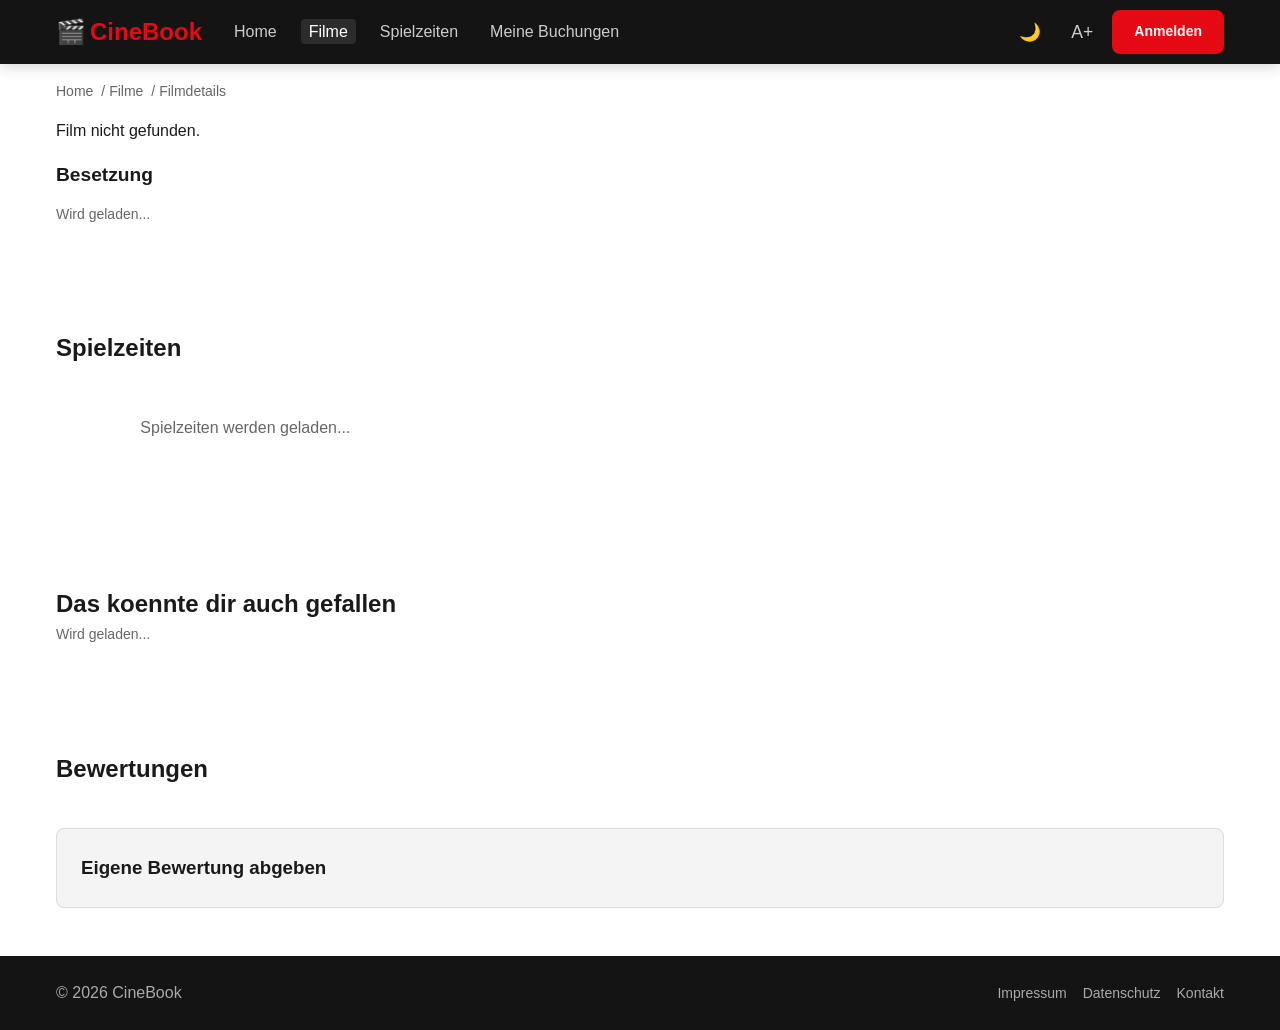
<file: movie-details.html>
<!DOCTYPE html>
<html lang="de">
<head>
  <meta charset="UTF-8" />
  <meta name="viewport" content="width=device-width, initial-scale=1.0"/>
  <title>Filmdetails – CineBook</title>
  <link rel="stylesheet" href="css/style.css"/>
  <link rel="stylesheet" href="css/movies.css"/>
  <link rel="stylesheet" href="css/accessibility.css"/>
  <link rel="stylesheet" href="css/responsive.css"/>
</head>
<body>
  <a href="#main-content" class="skip-link">Zum Hauptinhalt springen</a>
  <header class="site-header" role="banner">
    <div class="container header-inner">
      <a href="index.html" class="logo" aria-label="CineBook Startseite">🎬 <span>CineBook</span></a>
      <button class="hamburger" id="hamburgerBtn" aria-label="Menue oeffnen" aria-expanded="false" aria-controls="mainNav">
        <span></span><span></span><span></span>
      </button>
      <nav class="main-nav" id="mainNav" role="navigation" aria-label="Hauptnavigation">
        <ul>
          <li><a href="index.html">Home</a></li>
          <li><a href="movies.html" class="active">Filme</a></li>
          <li><a href="showtimes.html">Spielzeiten</a></li>
          <li><a href="my-bookings.html">Meine Buchungen</a></li>
        </ul>
      </nav>
      <div class="header-actions">
        <button id="themeToggle" class="btn-icon" aria-label="Design umschalten">🌙</button>
        <button id="fontIncrease" class="btn-icon" aria-label="Schrift vergroessern">A+</button>
        <div id="userMenu" class="user-menu">
          <button id="loginBtn" class="btn btn-primary" aria-haspopup="dialog" aria-controls="loginModal">Anmelden</button>
          <div id="loggedInUser" class="logged-in-user hidden">
            <span id="userGreeting"></span>
            <button id="logoutBtn" class="btn btn-secondary">Abmelden</button>
          </div>
        </div>
      </div>
    </div>
  </header>

  <div id="loginModal" class="modal hidden" role="dialog" aria-modal="true" aria-labelledby="loginTitle">
    <div class="modal-overlay" id="modalOverlay"></div>
    <div class="modal-content">
      <button class="modal-close" id="closeModal" aria-label="Schliessen">&times;</button>
      <h2 id="loginTitle">Anmelden</h2>
      <form id="loginForm" novalidate>
        <div class="form-group">
          <label for="loginUsername">Benutzername</label>
          <input type="text" id="loginUsername" name="username" required autocomplete="username"/>
        </div>
        <div class="form-group">
          <label for="loginPassword">Passwort</label>
          <input type="password" id="loginPassword" name="password" required autocomplete="current-password"/>
        </div>
        <div id="loginError" class="error-msg hidden" role="alert"></div>
        <button type="submit" class="btn btn-primary btn-block">Anmelden</button>
      </form>
      <p class="modal-hint">Demo: <strong>user1 / user123</strong></p>
    </div>
  </div>

  <main id="main-content">
    <div class="container">
      <nav class="breadcrumb" aria-label="Breadcrumb">
        <ol>
          <li><a href="index.html">Home</a></li>
          <li><a href="movies.html">Filme</a></li>
          <li id="breadcrumbMovie" aria-current="page">Filmdetails</li>
        </ol>
      </nav>

      <!-- Film-Hauptbereich -->
      <div id="movieDetail">
        <p class="loading">Film wird geladen...</p>
      </div>

      <!-- TMDB Bewertung -->
      <div id="tmdbRating" style="display:none;margin:8px 0 16px;" aria-label="TMDB Bewertung"></div>

      <!-- TMDB Budget/Einnahmen -->
      <div id="tmdbExtra" style="display:grid;grid-template-columns:repeat(auto-fill,minmax(160px,1fr));gap:12px;margin-bottom:16px;"></div>

      <!-- Cast mit Fotos (TMDB) -->
      <section class="section" aria-labelledby="castHeading" style="padding-top:0;">
        <h2 id="castHeading" style="font-size:1.2rem;margin-bottom:12px;">Besetzung</h2>
        <div id="tmdbCast" style="display:flex;gap:12px;overflow-x:auto;padding-bottom:8px;">
          <p style="color:var(--color-text-muted);font-size:0.875rem;">Wird geladen...</p>
        </div>
      </section>

      <!-- Spielzeiten -->
      <section id="movieShowtimes" class="section" aria-labelledby="showtimesHeading">
        <h2 id="showtimesHeading">Spielzeiten</h2>
        <div id="movieShowtimesList" class="showtimes-grid">
          <p class="loading">Spielzeiten werden geladen...</p>
        </div>
      </section>

      <!-- Aehnliche Filme (TMDB) -->
      <section class="section" aria-labelledby="similarHeading">
        <h2 id="similarHeading">Das koennte dir auch gefallen</h2>
        <div id="tmdbSimilar" style="display:flex;gap:12px;overflow-x:auto;padding-bottom:8px;">
          <p style="color:var(--color-text-muted);font-size:0.875rem;">Wird geladen...</p>
        </div>
      </section>

      <!-- Bewertungen -->
      <section id="ratingsSection" class="section" aria-labelledby="ratingsHeading">
        <h2 id="ratingsHeading">Bewertungen</h2>
        <div id="ratingsSummary" style="display:flex;align-items:center;gap:16px;margin-bottom:16px;"></div>
        <div id="ratingsList" style="display:flex;flex-direction:column;gap:12px;margin-bottom:24px;"></div>

        <div id="addRatingSection" style="background:var(--color-bg-alt);border-radius:var(--radius-md);padding:var(--spacing-lg);border:1px solid var(--color-border);">
          <h3>Eigene Bewertung abgeben</h3>
          <p id="ratingLoginHint" class="hidden" style="color:var(--color-text-muted);margin-top:8px;">
            <a href="#" id="ratingLoginLink">Anmelden</a> um eine Bewertung abzugeben.
          </p>
          <form id="ratingForm" class="hidden" novalidate style="margin-top:12px;">
            <div style="margin-bottom:12px;">
              <label style="font-weight:600;display:block;margin-bottom:4px;">Sterne:</label>
              <div id="starSelector" style="display:flex;gap:8px;font-size:2rem;cursor:pointer;" role="radiogroup" aria-label="Bewertung">
                <span data-star="1" aria-label="1 Stern" tabindex="0">☆</span>
                <span data-star="2" aria-label="2 Sterne" tabindex="0">☆</span>
                <span data-star="3" aria-label="3 Sterne" tabindex="0">☆</span>
                <span data-star="4" aria-label="4 Sterne" tabindex="0">☆</span>
                <span data-star="5" aria-label="5 Sterne" tabindex="0">☆</span>
              </div>
              <input type="hidden" id="selectedStars" value="0"/>
            </div>
            <div class="form-group">
              <label for="ratingText">Kommentar (optional)</label>
              <textarea id="ratingText" rows="3" placeholder="Ihre Meinung zu diesem Film..."></textarea>
            </div>
            <button type="submit" class="btn btn-primary">Bewertung abgeben</button>
          </form>
        </div>
      </section>
    </div>
  </main>

  <div id="trailerModal" class="modal hidden" role="dialog" aria-modal="true" aria-labelledby="trailerTitle">
    <div class="modal-overlay" id="trailerOverlay"></div>
    <div class="modal-content modal-video">
      <button class="modal-close" id="closeTrailer" aria-label="Trailer schliessen">&times;</button>
      <h2 id="trailerTitle" class="sr-only">Trailer</h2>
      <div class="video-container">
        <iframe id="trailerFrame" src="" frameborder="0" allowfullscreen title="Film Trailer"></iframe>
      </div>
    </div>
  </div>

  <footer class="site-footer" role="contentinfo">
    <div class="container footer-inner">
      <p>&copy; 2026 CineBook</p>
      <nav aria-label="Footer Navigation">
        <a href="#">Impressum</a>
        <a href="#">Datenschutz</a>
        <a href="#">Kontakt</a>
      </nav>
    </div>
  </footer>

  <div class="nav-overlay" id="navOverlay" aria-hidden="true"></div>
  <script src="js/data.js"></script>
  <script src="js/app.js"></script>
  <script src="js/movies.js"></script>
  <script src="js/tmdb.js"></script>
  <script src="js/accessibility.js"></script>
</body>
</html>
</file>
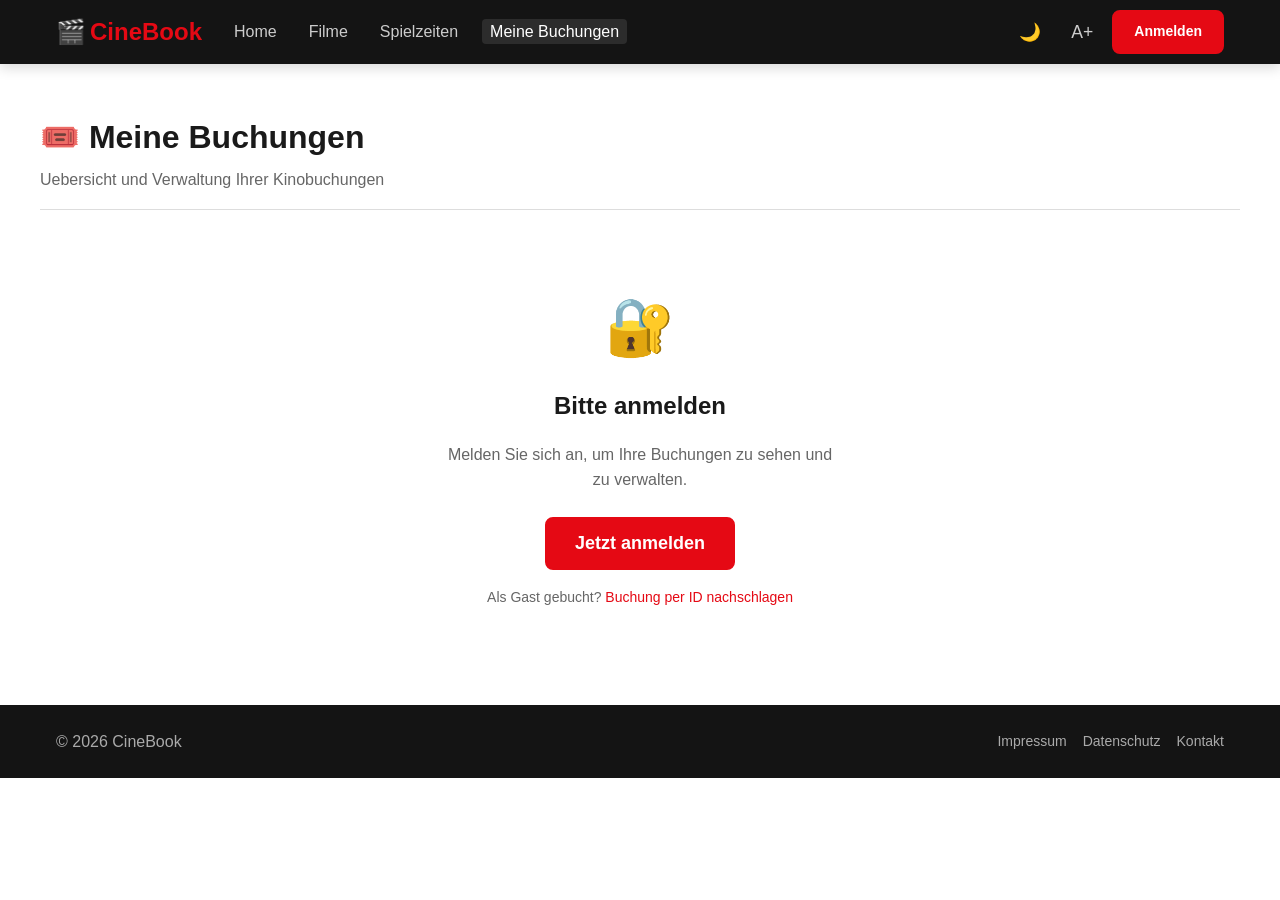
<file: my-bookings.html>
<!DOCTYPE html>
<html lang="de">
<head>
  <meta charset="UTF-8" />
  <meta name="viewport" content="width=device-width, initial-scale=1.0"/>
  <title>Meine Buchungen - CineBook</title>
  <link rel="stylesheet" href="css/style.css"/>
  <link rel="stylesheet" href="css/accessibility.css"/>
  <link rel="stylesheet" href="css/responsive.css"/>
  <style>
    .bookings-page{padding:var(--spacing-lg) 0 var(--spacing-xl)}
    .bookings-grid{display:grid;grid-template-columns:repeat(auto-fill,minmax(340px,1fr));gap:var(--spacing-lg)}
    .booking-card{background:var(--color-bg-card);border:1px solid var(--color-border);border-radius:var(--radius-md);box-shadow:var(--shadow-sm);overflow:hidden;display:flex;flex-direction:column;transition:box-shadow var(--transition)}
    .booking-card:hover{box-shadow:var(--shadow-md)}
    .booking-card.is-cancelled{opacity:.65}
    .booking-card-header{background:var(--color-primary);color:#fff;padding:10px var(--spacing-md);display:flex;justify-content:space-between;align-items:center;gap:var(--spacing-sm)}
    .booking-card-header.cancelled{background:#777}
    .booking-card-id{font-size:var(--font-size-sm);font-weight:700;letter-spacing:1px}
    .booking-card-status{font-size:.7rem;font-weight:700;padding:2px 8px;border-radius:20px;background:rgba(255,255,255,.25);white-space:nowrap}
    .booking-card-body{padding:var(--spacing-md);flex:1}
    .booking-card-title{font-size:var(--font-size-lg);font-weight:700;margin-bottom:var(--spacing-sm)}
    .booking-card-meta{display:flex;flex-direction:column;gap:5px;font-size:var(--font-size-sm);color:var(--color-text-muted);margin-bottom:var(--spacing-sm)}
    .booking-card-seats{display:flex;flex-wrap:wrap;gap:4px;margin-bottom:var(--spacing-sm)}
    .seat-chip{background:var(--color-bg-alt);border:1px solid var(--color-border);border-radius:4px;padding:2px 8px;font-size:.75rem;font-weight:600}
    .booking-card-footer{padding:var(--spacing-sm) var(--spacing-md) var(--spacing-md);display:flex;justify-content:space-between;align-items:center;border-top:1px solid var(--color-border);gap:var(--spacing-sm);flex-wrap:wrap}
    .booking-price{font-size:var(--font-size-lg);font-weight:700;color:var(--color-primary)}
    .stats-bar{display:grid;grid-template-columns:repeat(auto-fill,minmax(140px,1fr));gap:var(--spacing-md);margin-bottom:var(--spacing-lg)}
    .stat-card{background:var(--color-bg-card);border:1px solid var(--color-border);border-radius:var(--radius-md);padding:var(--spacing-md);text-align:center}
    .stat-value{font-size:var(--font-size-xl);font-weight:700;color:var(--color-primary)}
    .stat-label{font-size:var(--font-size-sm);color:var(--color-text-muted);margin-top:4px}
    .cancel-warn{background:rgba(220,53,69,.08);border:1px solid rgba(220,53,69,.3);border-radius:var(--radius-sm);padding:var(--spacing-md);margin:var(--spacing-md) 0;font-size:var(--font-size-sm);color:var(--color-danger)}
    .empty-state{text-align:center;padding:var(--spacing-xl) var(--spacing-md);color:var(--color-text-muted);grid-column:1/-1}
    .empty-icon{font-size:4rem;margin-bottom:var(--spacing-md)}
    .filter-row{display:flex;gap:var(--spacing-md);flex-wrap:wrap;align-items:flex-end;margin-bottom:var(--spacing-lg);background:var(--color-bg-alt);border-radius:var(--radius-md);padding:var(--spacing-md);border:1px solid var(--color-border)}
    @media(max-width:600px){.bookings-grid{grid-template-columns:1fr}}
  </style>
</head>
<body>
  <a href="#main-content" class="skip-link">Zum Hauptinhalt springen</a>
  <header class="site-header" role="banner">
    <div class="container header-inner">
      <a href="index.html" class="logo">🎬 <span>CineBook</span></a>
      <button class="hamburger" id="hamburgerBtn" aria-label="Menue oeffnen" aria-expanded="false" aria-controls="mainNav">
        <span></span><span></span><span></span>
      </button>
      <nav class="main-nav" id="mainNav" role="navigation" aria-label="Hauptnavigation">
        <ul>
          <li><a href="index.html">Home</a></li>
          <li><a href="movies.html">Filme</a></li>
          <li><a href="showtimes.html">Spielzeiten</a></li>
          <li><a href="my-bookings.html" class="active">Meine Buchungen</a></li>
        </ul>
      </nav>
      <div class="header-actions">
        <button id="themeToggle" class="btn-icon" aria-label="Design umschalten">🌙</button>
        <button id="fontIncrease" class="btn-icon" aria-label="Schrift vergroessern">A+</button>
        <div id="userMenu" class="user-menu">
          <button id="loginBtn" class="btn btn-primary">Anmelden</button>
          <div id="loggedInUser" class="logged-in-user hidden">
            <span id="userGreeting"></span>
            <button id="logoutBtn" class="btn btn-secondary">Abmelden</button>
          </div>
        </div>
      </div>
    </div>
  </header>

  <div id="loginModal" class="modal hidden" role="dialog" aria-modal="true" aria-labelledby="loginTitle">
    <div class="modal-overlay" id="modalOverlay"></div>
    <div class="modal-content">
      <button class="modal-close" id="closeModal" aria-label="Schliessen">&times;</button>
      <h2 id="loginTitle">Anmelden</h2>
      <form id="loginForm" novalidate>
        <div class="form-group">
          <label for="loginUsername">Benutzername</label>
          <input type="text" id="loginUsername" name="username" required autocomplete="username"/>
        </div>
        <div class="form-group">
          <label for="loginPassword">Passwort</label>
          <input type="password" id="loginPassword" name="password" required autocomplete="current-password"/>
        </div>
        <div id="loginError" class="error-msg hidden" role="alert"></div>
        <button type="submit" class="btn btn-primary btn-block">Anmelden</button>
      </form>
      <p class="modal-hint">Demo: <strong>user1 / user123</strong></p>
    </div>
  </div>

  <div id="cancelModal" class="modal hidden" role="dialog" aria-modal="true" aria-labelledby="cancelTitle">
    <div class="modal-overlay" id="cancelModalOverlay"></div>
    <div class="modal-content" style="max-width:440px">
      <button class="modal-close" id="closeCancelModal" aria-label="Schliessen">&times;</button>
      <h2 id="cancelTitle">Buchung stornieren</h2>
      <p>Moechten Sie diese Buchung wirklich stornieren?</p>
      <div id="cancelBookingInfo" class="cancel-warn"></div>
      <div class="cancel-warn">Diese Aktion kann nicht rueckgaengig gemacht werden.</div>
      <div class="modal-actions">
        <button id="cancelNo" class="btn btn-outline">Abbrechen</button>
        <button id="cancelYes" class="btn btn-danger">Jetzt stornieren</button>
      </div>
    </div>
  </div>

  <main id="main-content">
    <div class="container bookings-page">
      <div class="page-header">
        <h1>🎟️ Meine Buchungen</h1>
        <p>Uebersicht und Verwaltung Ihrer Kinobuchungen</p>
      </div>

      <div id="loginPrompt" class="hidden" style="text-align:center;padding:48px 16px;max-width:420px;margin:0 auto">
        <div style="font-size:3.5rem;margin-bottom:16px">🔐</div>
        <h2>Bitte anmelden</h2>
        <p style="color:var(--color-text-muted);margin:16px 0 24px">Melden Sie sich an, um Ihre Buchungen zu sehen und zu verwalten.</p>
        <button class="btn btn-primary btn-lg" id="loginPromptBtn">Jetzt anmelden</button>
        <p style="margin-top:16px;font-size:.875rem;color:var(--color-text-muted)">
          Als Gast gebucht? <a href="#" id="guestToggle">Buchung per ID nachschlagen</a>
        </p>
        <div id="guestSearchBox" class="hidden" style="margin-top:24px;background:var(--color-bg-alt);border-radius:8px;padding:24px;border:1px solid var(--color-border);text-align:left">
          <h3 style="margin-bottom:16px">Buchung nachschlagen</h3>
          <div style="display:flex;gap:8px">
            <input type="text" id="guestBookingId" placeholder="Buchungs-ID (z.B. BK-ABC123)" style="flex:1;text-transform:uppercase"/>
            <button id="guestLookupBtn" class="btn btn-primary">Suchen</button>
          </div>
          <div id="guestLookupResult" class="hidden" style="margin-top:16px"></div>
        </div>
      </div>

      <div id="bookingsArea" class="hidden">
        <div id="bookingStats" class="stats-bar"></div>
        <div class="filter-row">
          <div class="filter-group">
            <label for="statusFilter">Status</label>
            <select id="statusFilter">
              <option value="">Alle</option>
              <option value="confirmed">Bestaetigt</option>
              <option value="cancelled">Storniert</option>
            </select>
          </div>
          <div class="filter-group">
            <label for="sortFilter">Sortierung</label>
            <select id="sortFilter">
              <option value="newest">Neueste zuerst</option>
              <option value="oldest">Aelteste zuerst</option>
            </select>
          </div>
          <div style="margin-left:auto;align-self:center">
            <span id="bookingsCount" style="font-size:.875rem;color:var(--color-text-muted)"></span>
          </div>
        </div>
        <div id="bookingsGrid" class="bookings-grid" role="list"></div>
      </div>
    </div>
  </main>

  <footer class="site-footer" role="contentinfo">
    <div class="container footer-inner">
      <p>&copy; 2026 CineBook</p>
      <nav aria-label="Footer Navigation">
        <a href="#">Impressum</a>
        <a href="#">Datenschutz</a>
        <a href="#">Kontakt</a>
      </nav>
    </div>
  </footer>

  <div class="nav-overlay" id="navOverlay" aria-hidden="true"></div>
  <script src="js/data.js"></script>
  <script src="js/app.js"></script>
  <script src="js/movies.js"></script>
  <script src="js/my-bookings.js"></script>
  <script src="js/accessibility.js"></script>
</body>
</html>
</file>
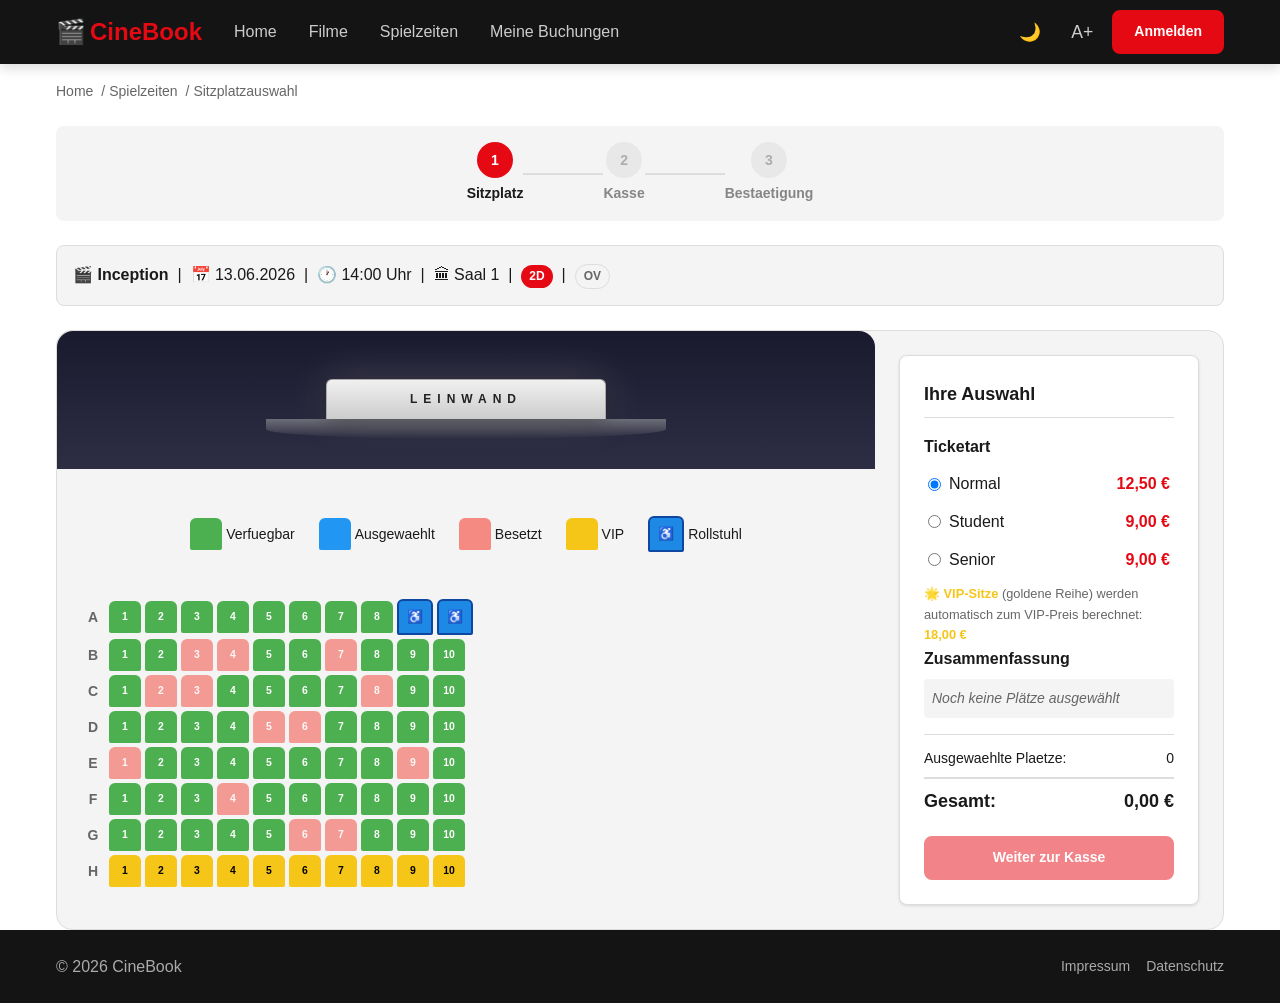
<file: seat-selection.html>
<!DOCTYPE html>
<html lang="de">
<head>
  <meta charset="UTF-8" />
  <meta name="viewport" content="width=device-width, initial-scale=1.0"/>
  <title>Sitzplatzauswahl – CineBook</title>
  <link rel="stylesheet" href="css/style.css"/>
  <link rel="stylesheet" href="css/accessibility.css"/>
  <link rel="stylesheet" href="css/responsive.css"/>
</head>
<body>
  <a href="#main-content" class="skip-link">Zum Hauptinhalt springen</a>
  <header class="site-header" role="banner">
    <div class="container header-inner">
      <a href="index.html" class="logo" aria-label="CineBook Startseite">🎬 <span>CineBook</span></a>
      <button class="hamburger" id="hamburgerBtn" aria-label="Menue oeffnen" aria-expanded="false" aria-controls="mainNav">
        <span></span><span></span><span></span>
      </button>
      <nav class="main-nav" id="mainNav" role="navigation" aria-label="Hauptnavigation">
        <ul>
          <li><a href="index.html">Home</a></li>
          <li><a href="movies.html">Filme</a></li>
          <li><a href="showtimes.html">Spielzeiten</a></li>
          <li><a href="my-bookings.html">Meine Buchungen</a></li>
        </ul>
      </nav>
      <div class="header-actions">
        <button id="themeToggle" class="btn-icon" aria-label="Design umschalten">🌙</button>
        <button id="fontIncrease" class="btn-icon" aria-label="Schrift vergroessern">A+</button>
        <div id="userMenu" class="user-menu">
          <button id="loginBtn" class="btn btn-primary" aria-haspopup="dialog" aria-controls="loginModal">Anmelden</button>
          <div id="loggedInUser" class="logged-in-user hidden">
            <span id="userGreeting"></span>
            <button id="logoutBtn" class="btn btn-secondary">Abmelden</button>
          </div>
        </div>
      </div>
    </div>
  </header>

  <div id="loginModal" class="modal hidden" role="dialog" aria-modal="true" aria-labelledby="loginTitle">
    <div class="modal-overlay" id="modalOverlay"></div>
    <div class="modal-content">
      <button class="modal-close" id="closeModal" aria-label="Schliessen">&times;</button>
      <h2 id="loginTitle">Anmelden</h2>
      <form id="loginForm" novalidate>
        <div class="form-group">
          <label for="loginUsername">Benutzername</label>
          <input type="text" id="loginUsername" name="username" required autocomplete="username"/>
        </div>
        <div class="form-group">
          <label for="loginPassword">Passwort</label>
          <input type="password" id="loginPassword" name="password" required autocomplete="current-password"/>
        </div>
        <div id="loginError" class="error-msg hidden" role="alert"></div>
        <button type="submit" class="btn btn-primary btn-block">Anmelden</button>
      </form>
      <p class="modal-hint">Demo: <strong>user1 / user123</strong></p>
    </div>
  </div>

  <main id="main-content">
    <div class="container">
      <nav class="breadcrumb" aria-label="Breadcrumb">
        <ol>
          <li><a href="index.html">Home</a></li>
          <li><a href="showtimes.html">Spielzeiten</a></li>
          <li aria-current="page">Sitzplatzauswahl</li>
        </ol>
      </nav>
      <div class="booking-steps" aria-label="Buchungsschritte">
        <div class="step active" aria-current="step"><span class="step-num">1</span><span class="step-label">Sitzplatz</span></div>
        <div class="step-divider" aria-hidden="true"></div>
        <div class="step"><span class="step-num">2</span><span class="step-label">Kasse</span></div>
        <div class="step-divider" aria-hidden="true"></div>
        <div class="step"><span class="step-num">3</span><span class="step-label">Bestaetigung</span></div>
      </div>
      <div id="showtimeInfo" class="showtime-info-bar"><p class="loading">Vorstellung wird geladen...</p></div>
      <div class="seat-selection-layout">
        <div class="screen-container" aria-hidden="true">
          <div class="screen">Leinwand</div>
          <div class="screen-glow"></div>
        </div>
        <div class="seat-legend" role="list" aria-label="Legende">
          <div class="legend-item" role="listitem"><span class="seat seat-available" aria-hidden="true"></span><span>Verfuegbar</span></div>
          <div class="legend-item" role="listitem"><span class="seat seat-selected" aria-hidden="true"></span><span>Ausgewaehlt</span></div>
          <div class="legend-item" role="listitem"><span class="seat seat-booked" aria-hidden="true"></span><span>Besetzt</span></div>
          <div class="legend-item" role="listitem"><span class="seat seat-vip" aria-hidden="true"></span><span>VIP</span></div>
          <div class="legend-item" role="listitem"><span class="seat seat-accessible" aria-hidden="true">♿</span><span>Rollstuhl</span></div>
        </div>
        <div id="seatMap" class="seat-map" role="group" aria-label="Sitzplan">
          <p class="loading">Sitzplan wird geladen...</p>
        </div>
        <aside class="booking-sidebar" aria-label="Buchungszusammenfassung">
          <h2>Ihre Auswahl</h2>
          <div class="ticket-type-selector">
            <h3>Ticketart</h3>
            <div class="ticket-types" role="radiogroup" aria-label="Ticketart waehlen">
              <label class="ticket-type-option"><input type="radio" name="ticketType" value="normal" checked/><span class="ticket-type-label"><span class="ticket-name">Normal</span><span id="priceNormal" class="ticket-price"></span></span></label>
              <label class="ticket-type-option"><input type="radio" name="ticketType" value="student"/><span class="ticket-type-label"><span class="ticket-name">Student</span><span id="priceStudent" class="ticket-price"></span></span></label>
              <label class="ticket-type-option"><input type="radio" name="ticketType" value="senior"/><span class="ticket-type-label"><span class="ticket-name">Senior</span><span id="priceSenior" class="ticket-price"></span></span></label>
            </div>
            <p style="font-size:0.8rem;color:var(--color-text-muted);margin-top:8px">
              🌟 <strong style="color:var(--color-seat-vip)">VIP-Sitze</strong> (goldene Reihe) werden automatisch zum VIP-Preis berechnet: <span id="priceVip" style="font-weight:600;color:var(--color-seat-vip)"></span>
            </p>
          </div>
          <div class="selection-summary">
            <h3>Zusammenfassung</h3>
            <div id="selectedSeatsList" class="selected-seats-list" aria-live="polite"><p class="placeholder-text">Noch keine Plaetze ausgewaehlt</p></div>
            <div class="price-summary">
              <div class="price-row"><span>Ausgewaehlte Plaetze:</span><span id="selectedCount">0</span></div>
              <div class="price-row total"><strong>Gesamt:</strong><strong id="totalPrice">0,00 EUR</strong></div>
            </div>
          </div>
          <button id="proceedToCheckout" class="btn btn-primary btn-block" disabled>Weiter zur Kasse</button>
        </aside>
      </div>
    </div>
  </main>

  <footer class="site-footer" role="contentinfo">
    <div class="container footer-inner">
      <p>&copy; 2026 CineBook</p>
      <nav aria-label="Footer Navigation"><a href="#">Impressum</a><a href="#">Datenschutz</a></nav>
    </div>
  </footer>

  <div class="nav-overlay" id="navOverlay" aria-hidden="true"></div>
  <script src="js/data.js"></script>
  <script src="js/app.js"></script>
  <script src="js/movies.js"></script>
  <script src="js/booking.js"></script>
  <script src="js/accessibility.js"></script>
</body>
</html>
</file>
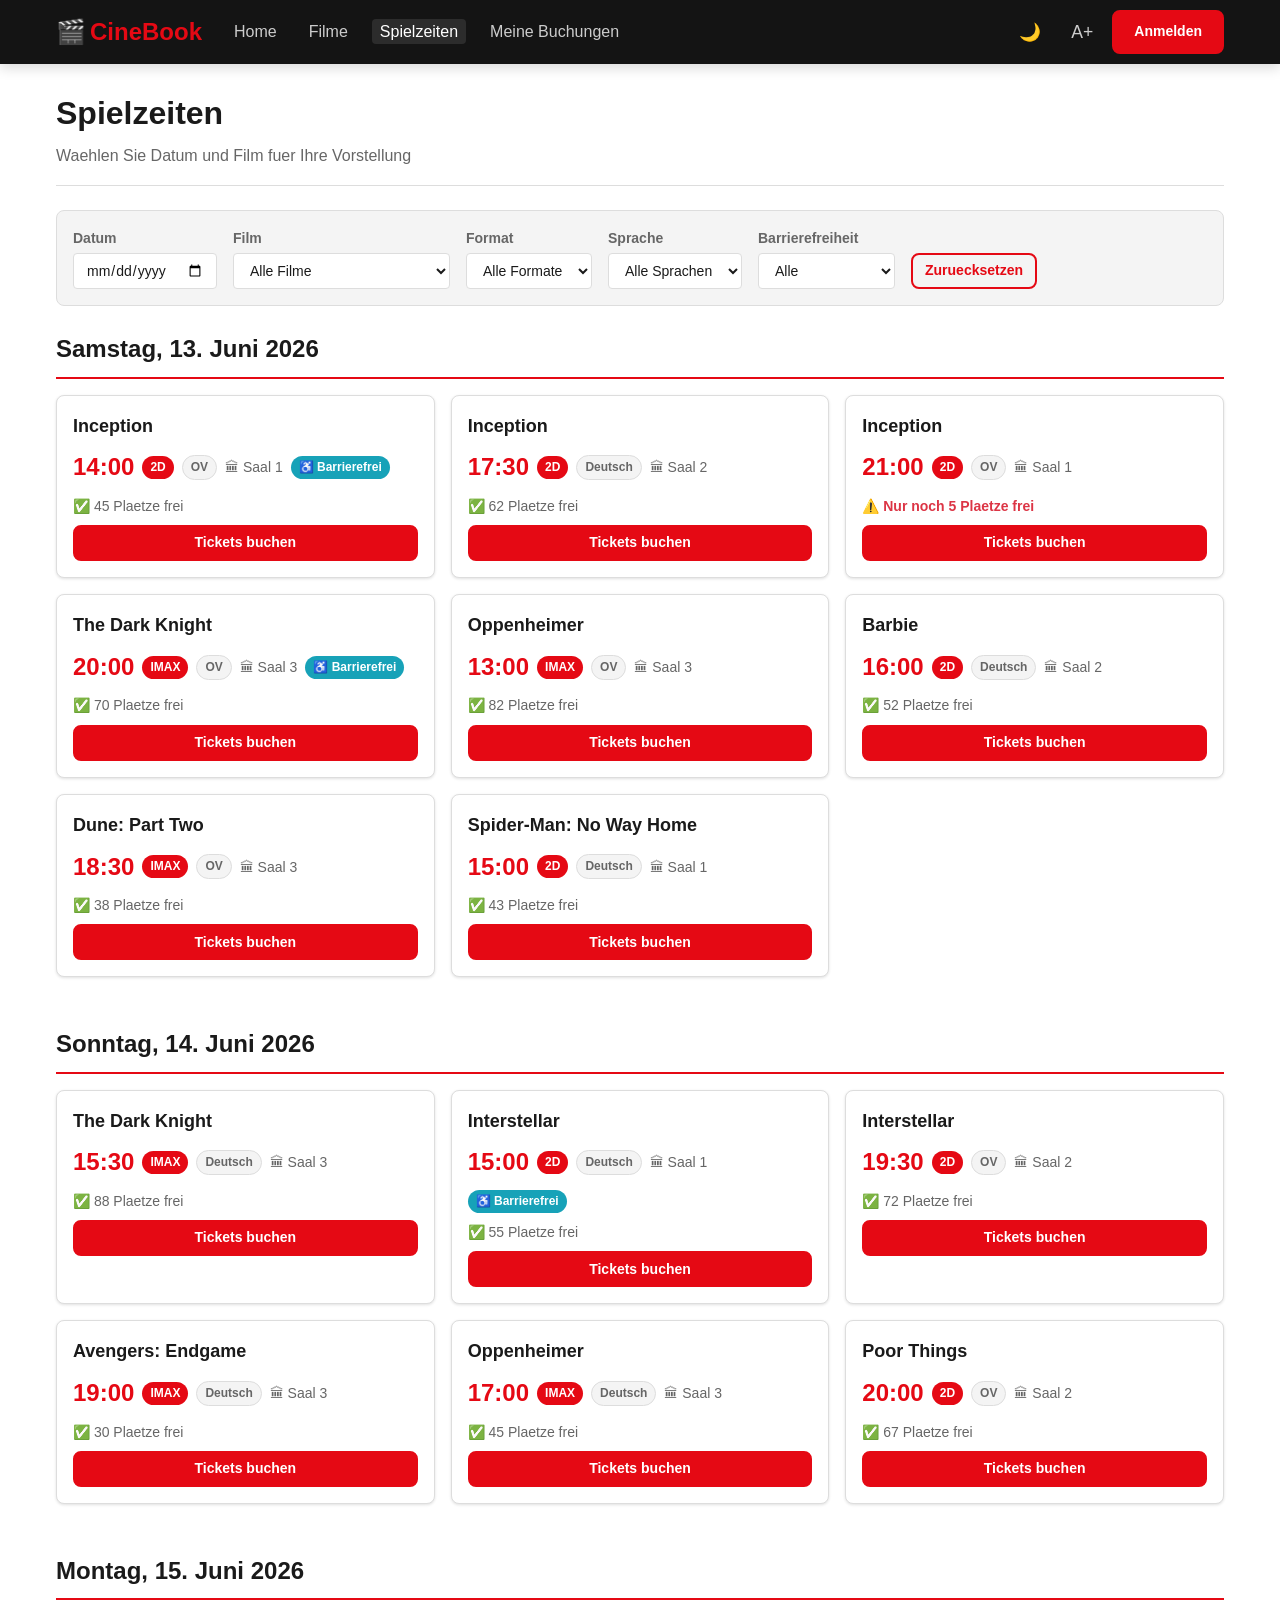
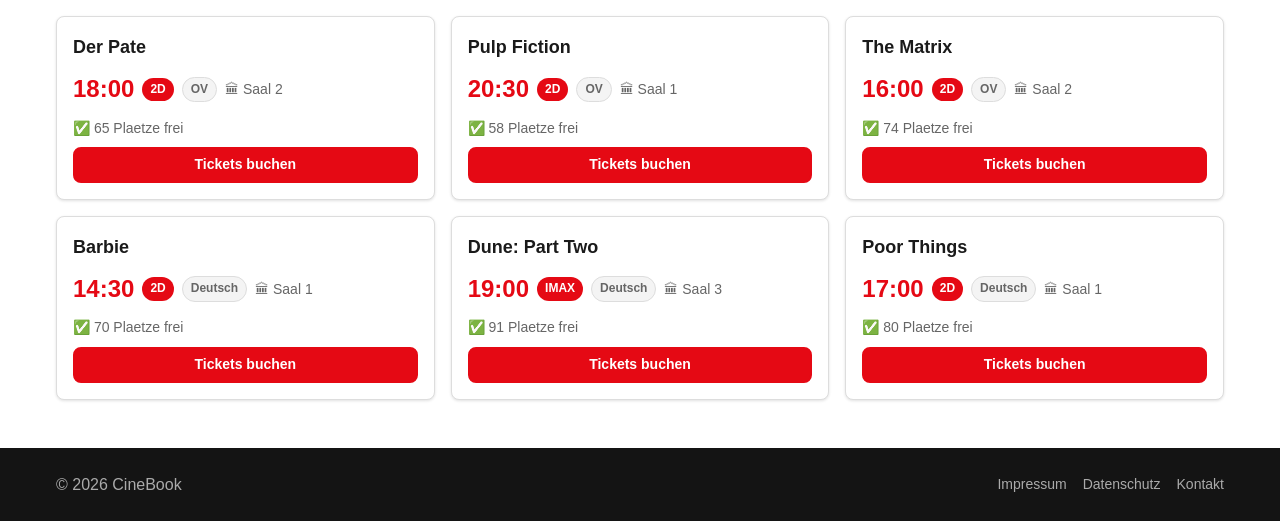
<file: showtimes.html>
<!DOCTYPE html>
<html lang="de">
<head>
  <meta charset="UTF-8" />
  <meta name="viewport" content="width=device-width, initial-scale=1.0"/>
  <title>Spielzeiten – CineBook</title>
  <link rel="stylesheet" href="css/style.css"/>
  <link rel="stylesheet" href="css/accessibility.css"/>
  <link rel="stylesheet" href="css/responsive.css"/>
</head>
<body>
  <a href="#main-content" class="skip-link">Zum Hauptinhalt springen</a>
  <header class="site-header" role="banner">
    <div class="container header-inner">
      <a href="index.html" class="logo" aria-label="CineBook Startseite">🎬 <span>CineBook</span></a>
      <button class="hamburger" id="hamburgerBtn" aria-label="Menue oeffnen" aria-expanded="false" aria-controls="mainNav">
        <span></span><span></span><span></span>
      </button>
      <nav class="main-nav" id="mainNav" role="navigation" aria-label="Hauptnavigation">
        <ul>
          <li><a href="index.html">Home</a></li>
          <li><a href="movies.html">Filme</a></li>
          <li><a href="showtimes.html" class="active" aria-current="page">Spielzeiten</a></li>
          <li><a href="my-bookings.html">Meine Buchungen</a></li>
        </ul>
      </nav>
      <div class="header-actions">
        <button id="themeToggle" class="btn-icon" aria-label="Design umschalten">🌙</button>
        <button id="fontIncrease" class="btn-icon" aria-label="Schrift vergroessern">A+</button>
        <div id="userMenu" class="user-menu">
          <button id="loginBtn" class="btn btn-primary" aria-haspopup="dialog" aria-controls="loginModal">Anmelden</button>
          <div id="loggedInUser" class="logged-in-user hidden">
            <span id="userGreeting"></span>
            <button id="logoutBtn" class="btn btn-secondary">Abmelden</button>
          </div>
        </div>
      </div>
    </div>
  </header>

  <div id="loginModal" class="modal hidden" role="dialog" aria-modal="true" aria-labelledby="loginTitle">
    <div class="modal-overlay" id="modalOverlay"></div>
    <div class="modal-content">
      <button class="modal-close" id="closeModal" aria-label="Schliessen">&times;</button>
      <h2 id="loginTitle">Anmelden</h2>
      <form id="loginForm" novalidate>
        <div class="form-group">
          <label for="loginUsername">Benutzername</label>
          <input type="text" id="loginUsername" name="username" required autocomplete="username"/>
        </div>
        <div class="form-group">
          <label for="loginPassword">Passwort</label>
          <input type="password" id="loginPassword" name="password" required autocomplete="current-password"/>
        </div>
        <div id="loginError" class="error-msg hidden" role="alert"></div>
        <button type="submit" class="btn btn-primary btn-block">Anmelden</button>
      </form>
      <p class="modal-hint">Demo: <strong>user1 / user123</strong></p>
    </div>
  </div>

  <main id="main-content">
    <div class="container">
      <div class="page-header">
        <h1>Spielzeiten</h1>
        <p>Waehlen Sie Datum und Film fuer Ihre Vorstellung</p>
      </div>
      <section class="filter-bar" aria-label="Filter">
        <div class="filter-controls">
          <div class="filter-group">
            <label for="dateFilter">Datum</label>
            <input type="date" id="dateFilter"/>
          </div>
          <div class="filter-group">
            <label for="movieFilter">Film</label>
            <select id="movieFilter">
              <option value="">Alle Filme</option>
            </select>
          </div>
          <div class="filter-group">
            <label for="formatFilter">Format</label>
            <select id="formatFilter">
              <option value="">Alle Formate</option>
              <option value="2D">2D</option>
              <option value="IMAX">IMAX</option>
            </select>
          </div>
          <div class="filter-group">
            <label for="langFilter">Sprache</label>
            <select id="langFilter">
              <option value="">Alle Sprachen</option>
              <option value="Deutsch">Deutsch</option>
              <option value="OV">OV</option>
            </select>
          </div>
          <div class="filter-group">
            <label for="accessibleFilter">Barrierefreiheit</label>
            <select id="accessibleFilter">
              <option value="">Alle</option>
              <option value="true">♿ Barrierefrei</option>
            </select>
          </div>
          <button id="resetFilter" class="btn btn-outline btn-sm">Zuruecksetzen</button>
        </div>
      </section>
      <div id="showtimesContainer" class="showtimes-container" aria-live="polite">
        <p class="loading">Spielzeiten werden geladen...</p>
      </div>
    </div>
  </main>

  <footer class="site-footer" role="contentinfo">
    <div class="container footer-inner">
      <p>&copy; 2026 CineBook</p>
      <nav aria-label="Footer Navigation">
        <a href="#">Impressum</a>
        <a href="#">Datenschutz</a>
        <a href="#">Kontakt</a>
      </nav>
    </div>
  </footer>

  <div class="nav-overlay" id="navOverlay" aria-hidden="true"></div>
  <script src="js/data.js"></script>
  <script src="js/app.js"></script>
  <script src="js/movies.js"></script>
  <script src="js/accessibility.js"></script>
</body>
</html>
</file>
<file: css/style.css>
/* ============================================================
   CineBook – Main Stylesheet
   ============================================================ */

:root {
  --color-primary: #e50914;
  --color-primary-dark: #b20710;
  --color-primary-light: #ff4d57;
  --color-secondary: #f5c518;
  --color-bg: #ffffff;
  --color-bg-alt: #f4f4f4;
  --color-bg-card: #ffffff;
  --color-text: #1a1a1a;
  --color-text-muted: #666666;
  --color-border: #dddddd;
  --color-header-bg: #141414;
  --color-header-text: #ffffff;
  --color-footer-bg: #141414;
  --color-footer-text: #aaaaaa;
  --color-success: #28a745;
  --color-warning: #ffc107;
  --color-danger: #dc3545;
  --color-info: #17a2b8;
  --color-seat-available: #4caf50;
  --color-seat-selected: #2196f3;
  --color-seat-booked: #f44336;
  --color-seat-vip: #f5c518;
  --shadow-sm: 0 1px 3px rgba(0,0,0,0.12);
  --shadow-md: 0 4px 12px rgba(0,0,0,0.15);
  --shadow-lg: 0 8px 24px rgba(0,0,0,0.2);
  --radius-sm: 4px;
  --radius-md: 8px;
  --radius-lg: 16px;
  --transition: 0.2s ease;
  --font-size-base: 16px;
  --font-size-sm: 0.875rem;
  --font-size-lg: 1.125rem;
  --font-size-xl: 1.5rem;
  --font-size-xxl: 2rem;
  --spacing-xs: 4px;
  --spacing-sm: 8px;
  --spacing-md: 16px;
  --spacing-lg: 24px;
  --spacing-xl: 48px;
  --container-max: 1200px;
  --header-height: 64px;
}

[data-theme="dark"] {
  --color-bg: #141414;
  --color-bg-alt: #1f1f1f;
  --color-bg-card: #2a2a2a;
  --color-text: #f0f0f0;
  --color-text-muted: #aaaaaa;
  --color-border: #333333;
  --color-header-bg: #0a0a0a;
  --color-footer-bg: #0a0a0a;
}

*, *::before, *::after { box-sizing: border-box; margin: 0; padding: 0; }

html { font-size: var(--font-size-base); scroll-behavior: smooth; }

body {
  font-family: 'Segoe UI', Tahoma, Geneva, Verdana, sans-serif;
  background-color: var(--color-bg);
  color: var(--color-text);
  line-height: 1.6;
  transition: background-color var(--transition), color var(--transition);
}

a { color: var(--color-primary); text-decoration: none; transition: color var(--transition); }
a:hover { color: var(--color-primary-dark); text-decoration: underline; }
img { max-width: 100%; height: auto; display: block; }
ul, ol { list-style: none; }
button { cursor: pointer; font-family: inherit; }

.container { max-width: var(--container-max); margin: 0 auto; padding: 0 var(--spacing-md); }

.sr-only {
  position: absolute;
  width: 1px; height: 1px;
  padding: 0; margin: -1px;
  overflow: hidden;
  clip: rect(0,0,0,0);
  white-space: nowrap;
  border: 0;
}

.hidden { display: none !important; }

.loading { text-align: center; color: var(--color-text-muted); padding: var(--spacing-xl); }

.skip-link {
  position: absolute;
  top: -100px; left: var(--spacing-md);
  background: var(--color-primary);
  color: #fff;
  padding: var(--spacing-sm) var(--spacing-md);
  border-radius: var(--radius-sm);
  font-weight: bold;
  z-index: 9999;
  transition: top var(--transition);
}
.skip-link:focus { top: var(--spacing-md); text-decoration: none; outline: 3px solid var(--color-secondary); }

/* HEADER */
.site-header {
  background: var(--color-header-bg);
  color: var(--color-header-text);
  height: var(--header-height);
  position: sticky; top: 0; z-index: 100;
  box-shadow: var(--shadow-md);
}
.header-inner { display: flex; align-items: center; height: 100%; gap: var(--spacing-lg); }
.logo {
  font-size: var(--font-size-xl); font-weight: bold;
  color: var(--color-primary);
  display: flex; align-items: center; gap: var(--spacing-xs);
  text-decoration: none; white-space: nowrap;
}
.logo:hover { color: var(--color-primary-light); text-decoration: none; }
.main-nav { flex: 1; }
.main-nav ul { display: flex; gap: var(--spacing-md); }
.main-nav a {
  color: #cccccc; font-weight: 500;
  padding: var(--spacing-xs) var(--spacing-sm);
  border-radius: var(--radius-sm);
  transition: color var(--transition), background var(--transition);
  text-decoration: none;
}
.main-nav a:hover, .main-nav a.active {
  color: #fff; background: rgba(255,255,255,0.1); text-decoration: none;
}
.header-actions { display: flex; align-items: center; gap: var(--spacing-sm); }
.user-menu { display: flex; align-items: center; gap: var(--spacing-sm); }
.logged-in-user { display: flex; align-items: center; gap: var(--spacing-sm); color: var(--color-header-text); }

/* BUTTONS */
.btn {
  display: inline-flex; align-items: center; justify-content: center;
  gap: var(--spacing-xs);
  padding: 8px 20px;
  border-radius: var(--radius-md);
  border: 2px solid transparent;
  font-size: var(--font-size-sm); font-weight: 600;
  cursor: pointer;
  transition: all var(--transition);
  text-decoration: none; white-space: nowrap; line-height: 1.4;
}
.btn:hover { text-decoration: none; transform: translateY(-1px); box-shadow: var(--shadow-sm); }
.btn:active { transform: translateY(0); }
.btn:focus-visible { outline: 3px solid var(--color-secondary); outline-offset: 2px; }
.btn:disabled { opacity: 0.5; cursor: not-allowed; transform: none; box-shadow: none; }

.btn-primary { background: var(--color-primary); color: #fff; border-color: var(--color-primary); }
.btn-primary:hover { background: var(--color-primary-dark); border-color: var(--color-primary-dark); color: #fff; }
.btn-secondary { background: #444; color: #fff; border-color: #444; }
.btn-secondary:hover { background: #555; color: #fff; }
.btn-outline { background: transparent; color: var(--color-primary); border-color: var(--color-primary); }
.btn-outline:hover { background: var(--color-primary); color: #fff; }
.btn-danger { background: var(--color-danger); color: #fff; border-color: var(--color-danger); }
.btn-danger:hover { background: #c82333; color: #fff; }
.btn-lg { padding: 12px 28px; font-size: var(--font-size-lg); }
.btn-sm { padding: 4px 12px; font-size: var(--font-size-sm); }
.btn-block { width: 100%; }
.btn-icon {
  background: transparent; border: none; color: #ccc;
  font-size: 1.1rem; padding: var(--spacing-xs) var(--spacing-sm);
  border-radius: var(--radius-sm); cursor: pointer;
  transition: color var(--transition), background var(--transition);
}
.btn-icon:hover { color: #fff; background: rgba(255,255,255,0.1); }
.btn-icon:focus-visible { outline: 3px solid var(--color-secondary); }

/* HERO */
.hero {
  background: linear-gradient(135deg, #141414 0%, #2a0a0a 50%, #141414 100%);
  color: #fff; padding: var(--spacing-xl) var(--spacing-md);
  text-align: center; min-height: 400px;
  display: flex; align-items: center; justify-content: center;
}
.hero-content { max-width: 700px; }
.hero h1 { font-size: clamp(2rem, 5vw, 3.5rem); font-weight: 800; margin-bottom: var(--spacing-md); line-height: 1.2; }
.hero p { font-size: var(--font-size-lg); color: #ccc; margin-bottom: var(--spacing-lg); }
.hero-buttons { display: flex; gap: var(--spacing-md); justify-content: center; flex-wrap: wrap; }

/* SECTIONS */
.section { padding: var(--spacing-xl) 0; }
.section-alt { background: var(--color-bg-alt); }
.section-footer { text-align: center; margin-top: var(--spacing-lg); }

/* PAGE HEADER */
.page-header { padding: var(--spacing-lg) 0 var(--spacing-md); border-bottom: 1px solid var(--color-border); margin-bottom: var(--spacing-lg); }
.page-header h1 { font-size: var(--font-size-xxl); }
.page-header p { color: var(--color-text-muted); margin-top: var(--spacing-xs); }

/* FEATURES */
.features-grid { display: grid; grid-template-columns: repeat(auto-fill, minmax(220px, 1fr)); gap: var(--spacing-lg); margin-top: var(--spacing-lg); }
.feature-card { background: var(--color-bg-card); border-radius: var(--radius-md); padding: var(--spacing-lg); text-align: center; border: 1px solid var(--color-border); box-shadow: var(--shadow-sm); }
.feature-icon { font-size: 2.5rem; display: block; margin-bottom: var(--spacing-sm); }
.feature-card h3 { font-size: var(--font-size-lg); margin-bottom: var(--spacing-xs); }
.feature-card p { color: var(--color-text-muted); font-size: var(--font-size-sm); }

/* MOVIES GRID */
.movies-grid { display: grid; grid-template-columns: repeat(auto-fill, minmax(220px, 1fr)); gap: var(--spacing-lg); margin-top: var(--spacing-md); }
.movie-card {
  background: var(--color-bg-card); border-radius: var(--radius-md);
  box-shadow: var(--shadow-sm); overflow: hidden;
  transition: transform var(--transition), box-shadow var(--transition);
  display: flex; flex-direction: column; border: 1px solid var(--color-border);
}
.movie-card:hover { transform: translateY(-4px); box-shadow: var(--shadow-lg); }
.movie-card-poster { width: 100%; aspect-ratio: 2/3; object-fit: cover; }
.movie-card-poster-placeholder {
  width: 100%; aspect-ratio: 2/3;
  background: linear-gradient(135deg, #2a2a2a, #444);
  display: flex; align-items: center; justify-content: center;
  font-size: 4rem; color: #666;
}
.movie-card-body { padding: var(--spacing-md); flex: 1; display: flex; flex-direction: column; gap: var(--spacing-xs); }
.movie-card-title { font-size: 1rem; font-weight: 700; line-height: 1.3; }
.movie-card-meta { display: flex; gap: var(--spacing-xs); flex-wrap: wrap; align-items: center; }
.movie-card-duration { font-size: var(--font-size-sm); color: var(--color-text-muted); }
.movie-card-price { font-size: var(--font-size-sm); font-weight: 600; color: var(--color-primary); margin-top: auto; }
.movie-card-actions { padding: var(--spacing-sm) var(--spacing-md) var(--spacing-md); display: flex; gap: var(--spacing-sm); }

/* BADGES */
.badge { display: inline-block; padding: 2px 8px; border-radius: 20px; font-size: 0.75rem; font-weight: 600; }
.badge-genre { background: var(--color-bg-alt); color: var(--color-text-muted); border: 1px solid var(--color-border); }
.badge-rating { background: var(--color-secondary); color: #000; }
.badge-format { background: var(--color-primary); color: #fff; }
.badge-success { background: var(--color-success); color: #fff; }
.badge-danger { background: var(--color-danger); color: #fff; }
.badge-warning { background: var(--color-warning); color: #000; }
.badge-info { background: var(--color-info); color: #fff; }

/* SHOWTIMES */
.showtimes-container { margin-top: var(--spacing-md); }
.showtime-day-group { margin-bottom: var(--spacing-xl); }
.showtime-day-title { font-size: var(--font-size-xl); font-weight: 700; padding-bottom: var(--spacing-sm); border-bottom: 2px solid var(--color-primary); margin-bottom: var(--spacing-md); }
.showtimes-grid { display: grid; grid-template-columns: repeat(auto-fill, minmax(300px, 1fr)); gap: var(--spacing-md); }
.showtime-card {
  background: var(--color-bg-card); border-radius: var(--radius-md);
  padding: var(--spacing-md); border: 1px solid var(--color-border);
  box-shadow: var(--shadow-sm); display: flex; flex-direction: column; gap: var(--spacing-sm);
  transition: box-shadow var(--transition);
}
.showtime-card:hover { box-shadow: var(--shadow-md); }
.showtime-movie-title { font-weight: 700; font-size: var(--font-size-lg); }
.showtime-meta { display: flex; gap: var(--spacing-sm); flex-wrap: wrap; align-items: center; color: var(--color-text-muted); font-size: var(--font-size-sm); }
.showtime-time-badge { font-size: var(--font-size-xl); font-weight: 700; color: var(--color-primary); }
.showtime-availability { font-size: var(--font-size-sm); color: var(--color-text-muted); }
.showtime-availability.low { color: var(--color-danger); font-weight: 600; }

/* FILTER BAR */
.filter-bar { background: var(--color-bg-alt); border-radius: var(--radius-md); padding: var(--spacing-md); margin-bottom: var(--spacing-lg); border: 1px solid var(--color-border); }
.filter-controls { display: flex; gap: var(--spacing-md); flex-wrap: wrap; align-items: flex-end; }
.filter-group { display: flex; flex-direction: column; gap: var(--spacing-xs); }
.filter-group label { font-size: var(--font-size-sm); font-weight: 600; color: var(--color-text-muted); }
.search-box { display: flex; gap: var(--spacing-xs); align-items: center; flex: 1; min-width: 200px; }
.search-box input { flex: 1; }
.results-info { font-size: var(--font-size-sm); color: var(--color-text-muted); margin-bottom: var(--spacing-sm); }

/* FORMS */
input[type="text"], input[type="email"], input[type="password"], input[type="number"],
input[type="search"], input[type="date"], select, textarea {
  width: 100%;
  padding: 8px 12px;
  border: 1px solid var(--color-border);
  border-radius: var(--radius-sm);
  font-size: var(--font-size-sm);
  font-family: inherit;
  background: var(--color-bg);
  color: var(--color-text);
  transition: border-color var(--transition), box-shadow var(--transition);
}
input:focus, select:focus, textarea:focus {
  outline: none;
  border-color: var(--color-primary);
  box-shadow: 0 0 0 3px rgba(229,9,20,0.15);
}
.form-group { display: flex; flex-direction: column; gap: var(--spacing-xs); margin-bottom: var(--spacing-md); }
.form-group label { font-weight: 600; font-size: var(--font-size-sm); }
.form-row { display: grid; grid-template-columns: 1fr 1fr; gap: var(--spacing-md); }
.form-label { font-weight: 600; font-size: var(--font-size-sm); margin-bottom: var(--spacing-xs); }
.error-msg { color: var(--color-danger); font-size: var(--font-size-sm); padding: var(--spacing-sm); background: rgba(220,53,69,0.1); border-radius: var(--radius-sm); }
.checkbox-label { display: flex; align-items: center; gap: var(--spacing-sm); cursor: pointer; font-size: var(--font-size-sm); }
.checkbox-label input[type="checkbox"] { width: auto; }

/* MODAL */
.modal { position: fixed; inset: 0; z-index: 1000; display: flex; align-items: center; justify-content: center; }
.modal.hidden { display: none !important; }
.modal-overlay { position: absolute; inset: 0; background: rgba(0,0,0,0.6); }
.modal-content {
  position: relative; background: var(--color-bg-card);
  border-radius: var(--radius-lg); padding: var(--spacing-xl);
  max-width: 480px; width: 90%; max-height: 90vh; overflow-y: auto;
  box-shadow: var(--shadow-lg); z-index: 1;
}
.modal-large { max-width: 720px; }
.modal-small { max-width: 380px; }
.modal-video { max-width: 800px; }
.modal-close {
  position: absolute; top: var(--spacing-md); right: var(--spacing-md);
  background: none; border: none; font-size: 1.5rem; cursor: pointer;
  color: var(--color-text-muted); line-height: 1;
}
.modal-close:hover { color: var(--color-text); }
.modal-content h2 { margin-bottom: var(--spacing-lg); }
.modal-hint { font-size: var(--font-size-sm); color: var(--color-text-muted); margin-top: var(--spacing-md); text-align: center; }
.modal-actions { display: flex; gap: var(--spacing-sm); justify-content: flex-end; margin-top: var(--spacing-lg); }
.video-container { position: relative; padding-bottom: 56.25%; height: 0; }
.video-container iframe { position: absolute; inset: 0; width: 100%; height: 100%; }

/* BREADCRUMB */
.breadcrumb { margin: var(--spacing-md) 0; }
.breadcrumb ol { display: flex; flex-wrap: wrap; gap: var(--spacing-xs); list-style: none; }
.breadcrumb li { font-size: var(--font-size-sm); color: var(--color-text-muted); }
.breadcrumb li:not(:last-child)::after { content: " / "; margin-left: var(--spacing-xs); }
.breadcrumb a { color: var(--color-text-muted); }
.breadcrumb a:hover { color: var(--color-primary); }

/* BOOKING STEPS */
.booking-steps {
  display: flex; align-items: center; justify-content: center;
  gap: 0; margin: var(--spacing-lg) 0; padding: var(--spacing-md);
  background: var(--color-bg-alt); border-radius: var(--radius-md);
}
.step { display: flex; flex-direction: column; align-items: center; gap: var(--spacing-xs); opacity: 0.5; }
.step.active { opacity: 1; }
.step.completed { opacity: 0.8; }
.step-num {
  width: 36px; height: 36px; border-radius: 50%;
  background: var(--color-border); color: var(--color-text-muted);
  display: flex; align-items: center; justify-content: center;
  font-weight: 700; font-size: var(--font-size-sm);
}
.step.active .step-num { background: var(--color-primary); color: #fff; }
.step.completed .step-num { background: var(--color-success); color: #fff; }
.step-label { font-size: var(--font-size-sm); font-weight: 600; }
.step-divider { flex: 1; height: 2px; background: var(--color-border); max-width: 80px; }

/* SEAT SELECTION */
.seat-selection-layout {
  display: grid;
  grid-template-columns: 1fr 300px;
  grid-template-rows: auto auto auto;
  gap: var(--spacing-lg) var(--spacing-xl);
  margin-top: var(--spacing-lg);
  background: var(--color-bg-alt);
  border-radius: var(--radius-lg);
  padding: var(--spacing-lg);
  border: 1px solid var(--color-border);
}
.seat-selection-layout .screen-container {
  background: linear-gradient(180deg, #1a1a2e 0%, #2d2d44 100%);
  margin: calc(-1 * var(--spacing-lg));
  margin-bottom: var(--spacing-md);
  padding: var(--spacing-xl) var(--spacing-lg) var(--spacing-md);
  border-radius: var(--radius-lg) var(--radius-lg) 0 0;
  grid-column: 1;
  grid-row: 1;
}
.screen-container {
  text-align: center;
  margin-bottom: var(--spacing-md);
  grid-column: 1;
  grid-row: 1;
}
.screen {
  background: linear-gradient(180deg, #f0f0f0 0%, #cccccc 100%);
  color: #222;
  padding: 10px 60px;
  border-radius: 6px 6px 0 0;
  display: inline-block;
  font-weight: 800;
  font-size: 0.75rem;
  letter-spacing: 6px;
  text-transform: uppercase;
  box-shadow: 0 4px 24px rgba(0,0,0,0.4), 0 0 40px rgba(255,255,255,0.2);
  min-width: 280px;
  border: 1px solid #aaa;
  border-bottom: none;
}
[data-theme="dark"] .screen {
  background: linear-gradient(180deg, #555 0%, #333 100%);
  color: #eee;
  border-color: #666;
  box-shadow: 0 4px 24px rgba(0,0,0,0.8), 0 0 40px rgba(255,255,255,0.1);
}
.screen-glow {
  height: 20px;
  background: linear-gradient(180deg, rgba(180,180,180,0.5) 0%, transparent 100%);
  border-radius: 0 0 60% 60%;
  margin: 0 auto;
  width: 90%;
  max-width: 400px;
}
[data-theme="dark"] .screen-glow {
  background: linear-gradient(180deg, rgba(100,100,100,0.5) 0%, transparent 100%);
}
.seat-legend {
  display: flex; gap: var(--spacing-lg); justify-content: center;
  flex-wrap: wrap; margin-bottom: var(--spacing-md);
  grid-column: 1; grid-row: 2;
}
.legend-item { display: flex; align-items: center; gap: var(--spacing-xs); font-size: var(--font-size-sm); }
.seat-map { grid-column: 1; grid-row: 3; }
.seat-row { display: flex; align-items: center; gap: var(--spacing-xs); margin-bottom: var(--spacing-xs); }
.seat-row-label { width: 24px; text-align: center; font-weight: 700; font-size: var(--font-size-sm); color: var(--color-text-muted); }
.seat {
  width: 32px; height: 32px; border-radius: 6px 6px 2px 2px;
  border: none; cursor: pointer; font-size: 0.65rem; font-weight: 700;
  transition: transform var(--transition), opacity var(--transition);
  display: flex; align-items: center; justify-content: center;
}
.seat:hover:not(:disabled) { transform: scale(1.15); }
.seat:focus-visible { outline: 3px solid var(--color-secondary); outline-offset: 2px; }
.seat-available { background: var(--color-seat-available); color: #fff; cursor: pointer; }
.seat-selected { background: var(--color-seat-selected); color: #fff; }
.seat-booked { background: var(--color-seat-booked); color: #fff; cursor: not-allowed; opacity: 0.6; }
.seat-vip { background: var(--color-seat-vip); color: #000; }
.seat-accessible { background: #1e88e5; color: #fff; cursor: pointer; border: 2px solid #0d47a1; font-size: 0.8rem; width: 36px; height: 36px; }
.seat-accessible:hover:not(:disabled) { transform: scale(1.15); background: #1565c0; }
.seat-accessible.seat-selected-accessible { background: var(--color-seat-selected); border-color: #0d47a1; }
.booking-sidebar {
  background: var(--color-bg-card); border-radius: var(--radius-md);
  padding: var(--spacing-lg); border: 1px solid var(--color-border);
  box-shadow: var(--shadow-sm); position: sticky; top: 80px; height: fit-content;
  grid-column: 2; grid-row: 1 / 4;
}
.booking-sidebar h2 { font-size: var(--font-size-lg); margin-bottom: var(--spacing-md); padding-bottom: var(--spacing-sm); border-bottom: 1px solid var(--color-border); }
.booking-sidebar h3 { font-size: 1rem; margin-bottom: var(--spacing-sm); }
.ticket-types { display: flex; flex-direction: column; gap: var(--spacing-xs); }
.ticket-type-option { display: flex; align-items: center; gap: var(--spacing-sm); padding: var(--spacing-xs); border-radius: var(--radius-sm); cursor: pointer; }
.ticket-type-option:hover { background: var(--color-bg-alt); }
.ticket-type-label { display: flex; justify-content: space-between; flex: 1; }
.ticket-price { font-weight: 600; color: var(--color-primary); }
.selected-seats-list { min-height: 60px; padding: var(--spacing-sm); background: var(--color-bg-alt); border-radius: var(--radius-sm); margin-bottom: var(--spacing-md); font-size: var(--font-size-sm); }
.placeholder-text { color: var(--color-text-muted); font-style: italic; }
.price-summary { border-top: 1px solid var(--color-border); padding-top: var(--spacing-sm); margin-bottom: var(--spacing-md); }
.price-row { display: flex; justify-content: space-between; padding: var(--spacing-xs) 0; font-size: var(--font-size-sm); }
.price-row.total { font-size: var(--font-size-lg); border-top: 2px solid var(--color-border); margin-top: var(--spacing-xs); padding-top: var(--spacing-sm); }
.showtime-info-bar { background: var(--color-bg-alt); border-radius: var(--radius-md); padding: var(--spacing-md); margin-bottom: var(--spacing-md); border: 1px solid var(--color-border); }

/* MOVIE DETAIL – base styles (responsive overrides in css/movies.css) */
.movie-detail { display: grid; grid-template-columns: minmax(200px, 280px) 1fr; gap: var(--spacing-xl); margin: var(--spacing-lg) auto; align-items: start; max-width: 1100px; }
.movie-detail-poster { border-radius: var(--radius-md); overflow: hidden; box-shadow: var(--shadow-lg); width: 100%; }
.movie-detail-poster img { width: 100%; height: auto; }
.movie-detail-poster-placeholder { width: 100%; aspect-ratio: 2/3; background: linear-gradient(135deg, #2a2a2a, #444); display: flex; align-items: center; justify-content: center; font-size: 5rem; }
.movie-detail-info { display: flex; flex-direction: column; gap: var(--spacing-md); min-width: 0; width: 100%; }
.movie-detail-title { font-size: clamp(1.5rem, 4vw, 2.5rem); font-weight: 800; line-height: 1.2; }
.movie-detail-meta { display: flex; flex-wrap: wrap; gap: var(--spacing-sm); align-items: center; }
.movie-detail-description { font-size: var(--font-size-lg); line-height: 1.8; color: var(--color-text-muted); width: 100%; max-width: 100%; display: block; word-wrap: break-word; }
.movie-detail-credits { display: grid; grid-template-columns: repeat(auto-fill, minmax(160px, 1fr)); gap: var(--spacing-md); width: 100%; }
.credit-item label { font-size: var(--font-size-sm); font-weight: 700; color: var(--color-text-muted); display: block; }
.credit-item span { font-size: var(--font-size-sm); }
.movie-detail-actions { display: flex; gap: var(--spacing-sm); flex-wrap: wrap; }

/* CHECKOUT */
.checkout-layout { display: grid; grid-template-columns: 1fr 380px; gap: var(--spacing-xl); margin-top: var(--spacing-lg); align-items: start; max-width: 1100px; margin-left: auto; margin-right: auto; }
.order-summary { background: var(--color-bg-card); border-radius: var(--radius-md); padding: var(--spacing-lg); border: 1px solid var(--color-border); box-shadow: var(--shadow-sm); position: sticky; top: 80px; }
.order-details { margin-top: var(--spacing-md); }
.order-detail-row { display: flex; justify-content: space-between; padding: var(--spacing-xs) 0; font-size: var(--font-size-sm); border-bottom: 1px solid var(--color-border); }
.order-detail-total { display: flex; justify-content: space-between; padding-top: var(--spacing-sm); font-size: var(--font-size-lg); font-weight: 700; }
.payment-section { background: var(--color-bg-card); border-radius: var(--radius-md); padding: var(--spacing-lg); border: 1px solid var(--color-border); }
.payment-methods { display: flex; flex-direction: column; gap: var(--spacing-sm); margin-bottom: var(--spacing-lg); }
.payment-method-option { display: flex; align-items: center; gap: var(--spacing-sm); padding: var(--spacing-sm); border: 1px solid var(--color-border); border-radius: var(--radius-sm); cursor: pointer; transition: border-color var(--transition), background var(--transition); }
.payment-method-option:hover { border-color: var(--color-primary); background: rgba(229,9,20,0.05); }
.payment-method-option input[type="radio"] { width: auto; }
.payment-method-label { display: flex; align-items: center; gap: var(--spacing-xs); font-weight: 500; }
.payment-icon { font-size: 1.2rem; }
.payment-fields { margin-top: var(--spacing-md); }
.paypal-info, .cash-info { background: var(--color-bg-alt); border-radius: var(--radius-sm); padding: var(--spacing-md); color: var(--color-text-muted); }
.checkout-actions { display: flex; gap: var(--spacing-sm); justify-content: space-between; margin-top: var(--spacing-lg); }

/* CONFIRMATION */
.confirmation-container { text-align: center; padding: var(--spacing-xl) 0; max-width: 600px; margin: 0 auto; }
.confirmation-icon { font-size: 4rem; margin-bottom: var(--spacing-md); }
.confirmation-container h1 { font-size: var(--font-size-xxl); margin-bottom: var(--spacing-sm); color: var(--color-success); }
.confirmation-subtitle { color: var(--color-text-muted); margin-bottom: var(--spacing-lg); }
.confirmation-card { background: var(--color-bg-card); border-radius: var(--radius-md); padding: var(--spacing-lg); text-align: left; border: 1px solid var(--color-border); margin-bottom: var(--spacing-lg); box-shadow: var(--shadow-sm); }
.confirmation-actions { display: flex; gap: var(--spacing-sm); justify-content: center; flex-wrap: wrap; padding: 0 var(--spacing-md); }
.confirmation-actions .btn { flex: 1 1 auto; min-width: 140px; max-width: 220px; text-align: center; justify-content: center; }
.confirmation-detail-row { display: flex; justify-content: space-between; padding: var(--spacing-xs) 0; border-bottom: 1px solid var(--color-border); font-size: var(--font-size-sm); }
.confirmation-detail-row:last-child { border-bottom: none; }

/* FOOTER */
.site-footer { background: var(--color-footer-bg); color: var(--color-footer-text); padding: var(--spacing-lg) 0; margin-top: auto; }
.footer-inner { display: flex; justify-content: space-between; align-items: center; gap: var(--spacing-md); flex-wrap: wrap; }
.footer-inner nav { display: flex; gap: var(--spacing-md); }
.footer-inner nav a { color: var(--color-footer-text); font-size: var(--font-size-sm); }
.footer-inner nav a:hover { color: #fff; text-decoration: underline; }

/* PRINT */
@media print {
  .site-header, .site-footer, .btn, .booking-steps { display: none !important; }
  .confirmation-card { border: 1px solid #ccc; }
}

/* RESPONSIVE */
@media (max-width: 900px) {
  .seat-selection-layout { grid-template-columns: 1fr; }
  .booking-sidebar { position: static; }
  .screen-container, .seat-legend, .seat-map { grid-column: 1; }
  .checkout-layout { grid-template-columns: 1fr; }
  .order-summary { position: static; }
  /* .movie-detail responsive rules are in css/movies.css */
}

@media (max-width: 700px) {
  .header-inner { gap: var(--spacing-sm); }
  .main-nav ul { gap: var(--spacing-xs); }
  .hero { min-height: 300px; }
  .features-grid { grid-template-columns: 1fr 1fr; }
  /* .movie-detail responsive rules are in css/movies.css */
}

@media (max-width: 480px) {
  .features-grid { grid-template-columns: 1fr; }
  .filter-controls { flex-direction: column; }
  .booking-steps { gap: 0; }
  .step-divider { max-width: 30px; }
}
</file>
<file: css/movies.css>
/* ============================================================
   CineBook – Movies specific styles
   ============================================================ */

/* Movie Detail Page */
.movie-detail-page { padding: var(--spacing-lg) 0 var(--spacing-xl); }

.movie-hero {
  background: linear-gradient(135deg, #0a0a0a 0%, #1a1a1a 100%);
  padding: var(--spacing-xl) 0;
  margin-bottom: var(--spacing-xl);
}

.movie-hero .movie-detail {
  color: #fff;
}

.movie-hero .movie-detail-title { color: #fff; }
.movie-hero .movie-detail-description { color: #ccc; }
.movie-hero .credit-item label { color: #aaa; }
.movie-hero .credit-item span { color: #fff; }

/* Showtimes in movie detail */
.movie-showtimes-section { margin-top: var(--spacing-xl); }
.movie-showtimes-section h2 { font-size: var(--font-size-xl); margin-bottom: var(--spacing-md); padding-bottom: var(--spacing-sm); border-bottom: 2px solid var(--color-primary); }

/* Trailer button */
.btn-trailer {
  background: rgba(255,255,255,0.15);
  color: #fff;
  border: 2px solid rgba(255,255,255,0.4);
}
.btn-trailer:hover {
  background: rgba(255,255,255,0.25);
  border-color: #fff;
  color: #fff;
}

/* Movie filter page */
.movies-page { padding-bottom: var(--spacing-xl); }

.movies-page .filter-bar {
  position: sticky;
  top: var(--header-height);
  z-index: 10;
}

/* No results */
.no-results {
  text-align: center;
  padding: var(--spacing-xl);
  color: var(--color-text-muted);
  grid-column: 1 / -1;
}
.no-results-icon { font-size: 3rem; margin-bottom: var(--spacing-sm); }

/* Showtime item in movie detail */
.showtime-item {
  background: var(--color-bg-card);
  border: 1px solid var(--color-border);
  border-radius: var(--radius-md);
  padding: var(--spacing-md);
  display: flex;
  align-items: center;
  justify-content: space-between;
  gap: var(--spacing-md);
  flex-wrap: wrap;
  transition: box-shadow var(--transition);
}
.showtime-item:hover { box-shadow: var(--shadow-md); }
.showtime-item-left { display: flex; flex-direction: column; gap: var(--spacing-xs); }
.showtime-item-time { font-size: var(--font-size-xl); font-weight: 700; color: var(--color-primary); }
.showtime-item-info { display: flex; gap: var(--spacing-sm); align-items: center; font-size: var(--font-size-sm); color: var(--color-text-muted); }
.showtime-item-seats { font-size: var(--font-size-sm); color: var(--color-text-muted); }
.showtime-item-seats.low { color: var(--color-danger); font-weight: 600; }

/* ============================================================
   MOVIE DETAIL – responsives Layout und Description Fix
   ============================================================ */

/* Poster links (max 280px), Info-Spalte nimmt den restlichen Platz.
   Ueberschreibt die Regel in style.css mit verbessertem Grid. */
.movie-detail {
  display: grid;
  grid-template-columns: minmax(200px, 280px) 1fr;
  gap: var(--spacing-xl);
  margin: var(--spacing-lg) 0;
  align-items: start;
}

.movie-detail-poster {
  border-radius: var(--radius-md);
  overflow: hidden;
  box-shadow: var(--shadow-lg);
  width: 100%;
}

.movie-detail-poster img { width: 100%; height: auto; }

.movie-detail-poster-placeholder {
  width: 100%;
  aspect-ratio: 2/3;
  background: linear-gradient(135deg, #2a2a2a, #444);
  display: flex;
  align-items: center;
  justify-content: center;
  font-size: 5rem;
}

/* min-width: 0 ist entscheidend: verhindert, dass CSS-Grid
   die Spalte auf den overflow-Inhalt zusammenstaucht */
.movie-detail-info {
  display: flex;
  flex-direction: column;
  gap: var(--spacing-md);
  min-width: 0;
  width: 100%;
}

.movie-detail-title {
  font-size: clamp(1.5rem, 4vw, 2.5rem);
  font-weight: 800;
  line-height: 1.2;
}

.movie-detail-meta {
  display: flex;
  flex-wrap: wrap;
  gap: var(--spacing-sm);
  align-items: center;
}

/* Description: nutzt die volle verfuegbare Breite der Info-Spalte */
.movie-detail-description {
  font-size: var(--font-size-lg);
  line-height: 1.8;
  color: var(--color-text-muted);
  width: 100%;
  max-width: 100%;
  display: block;
  word-wrap: break-word;
}

.movie-detail-credits {
  display: grid;
  grid-template-columns: repeat(auto-fill, minmax(160px, 1fr));
  gap: var(--spacing-md);
  width: 100%;
}

.credit-item label {
  font-size: var(--font-size-sm);
  font-weight: 700;
  color: var(--color-text-muted);
  display: block;
}

.credit-item span { font-size: var(--font-size-sm); }

.movie-detail-actions {
  display: flex;
  gap: var(--spacing-sm);
  flex-wrap: wrap;
}

/* Tablet */
@media (max-width: 900px) {
  .movie-detail {
    grid-template-columns: minmax(160px, 220px) 1fr;
    gap: var(--spacing-lg);
  }
}

/* Mobile: untereinander stapeln */
@media (max-width: 700px) {
  .movie-detail {
    grid-template-columns: 1fr;
    gap: var(--spacing-lg);
  }

  .movie-detail-poster {
    max-width: 240px;
    margin: 0 auto;
  }

  .movie-detail-description {
    font-size: 1rem;
  }
}
</file>
<file: css/accessibility.css>
/* ============================================================
   CineBook – Accessibility styles
   ============================================================ */

/* Focus styles - highly visible for keyboard navigation */
:focus-visible {
  outline: 3px solid var(--color-secondary);
  outline-offset: 2px;
  border-radius: 2px;
}

/* Remove default focus for mouse users, keep for keyboard */
:focus:not(:focus-visible) {
  outline: none;
}

/* High contrast mode */
.high-contrast {
  --color-primary: #ff0000;
  --color-text: #000000;
  --color-bg: #ffffff;
  --color-border: #000000;
  --color-text-muted: #333333;
}

.high-contrast [data-theme="dark"] {
  --color-text: #ffffff;
  --color-bg: #000000;
}

/* Large font size support */
body.font-large { font-size: 18px; }
body.font-xlarge { font-size: 20px; }

/* Reduced motion */
@media (prefers-reduced-motion: reduce) {
  *, *::before, *::after {
    animation-duration: 0.01ms !important;
    animation-iteration-count: 1 !important;
    transition-duration: 0.01ms !important;
    scroll-behavior: auto !important;
  }
}

/* Screen reader only (already in style.css but repeated for safety) */
.sr-only {
  position: absolute !important;
  width: 1px !important;
  height: 1px !important;
  padding: 0 !important;
  margin: -1px !important;
  overflow: hidden !important;
  clip: rect(0,0,0,0) !important;
  white-space: nowrap !important;
  border: 0 !important;
}

/* Accessible color contrast helpers */
.text-contrast-high { color: #000 !important; }
.bg-contrast-high { background: #fff !important; }

/* Keyboard navigation indicator */
.keyboard-focus-ring:focus-visible {
  box-shadow: 0 0 0 4px var(--color-secondary);
}

/* Seat map - accessibility */
.seat[aria-pressed="true"] {
  outline: 3px solid var(--color-secondary);
}

/* Skip to content */
.skip-link:focus {
  position: fixed;
  top: var(--spacing-md);
  left: var(--spacing-md);
  z-index: 99999;
  background: var(--color-primary);
  color: #fff;
  padding: var(--spacing-sm) var(--spacing-md);
  border-radius: var(--radius-sm);
  font-weight: bold;
  text-decoration: none;
  box-shadow: var(--shadow-lg);
}

/* ARIA live regions */
[aria-live] {
  min-height: 1px;
}

/* Disabled elements */
[disabled], [aria-disabled="true"] {
  cursor: not-allowed !important;
  opacity: 0.5;
}

/* Print accessibility */
@media print {
  a[href]::after {
    content: " (" attr(href) ")";
    font-size: 0.8em;
    color: #555;
  }
  .sr-only { display: none !important; }
}
</file>
<file: css/responsive.css>
/* CineBook - Responsive and Hamburger Menu Styles */

.hamburger {
  display: none;
  flex-direction: column;
  align-items: center;
  justify-content: center;
  gap: 5px;
  width: 44px;
  height: 44px;
  background: none;
  border: none;
  cursor: pointer;
  padding: 0;
  z-index: 200;
  flex-shrink: 0;
}
.hamburger span {
  display: block;
  width: 22px;
  height: 2px;
  background: #fff;
  border-radius: 2px;
  transition: transform 0.3s ease, opacity 0.3s ease;
  transform-origin: center;
}
.hamburger.is-active span:nth-child(1) { transform: translateY(7px) rotate(45deg); }
.hamburger.is-active span:nth-child(2) { opacity: 0; transform: scaleX(0); }
.hamburger.is-active span:nth-child(3) { transform: translateY(-7px) rotate(-45deg); }

.nav-overlay {
  display: none;
  position: fixed;
  inset: 0;
  background: rgba(0,0,0,0.55);
  z-index: 98;
  cursor: pointer;
}
.nav-overlay.is-active { display: block; }

.btn { min-height: 44px; }
.btn-sm { min-height: 36px; }
.btn-icon { min-width: 44px; min-height: 44px; display: flex; align-items: center; justify-content: center; }

@media (max-width: 900px) {
  .seat-selection-layout { grid-template-columns: 1fr; }
  .booking-sidebar { position: static; grid-column: 1; grid-row: auto; }
  .screen-container, .seat-legend, .seat-map { grid-column: 1; }
  .movie-detail { grid-template-columns: 200px 1fr; gap: var(--spacing-lg); }
  .checkout-layout { grid-template-columns: 1fr; }
  .order-summary { position: static; }
  .filter-controls { gap: var(--spacing-sm); }
}

@media (max-width: 700px) {
  .header-inner { gap: var(--spacing-sm); }
  .hamburger { display: flex; }

  /* Hero-Buttons zentriert mit Abstand zum Rand */
  .hero-buttons {
    flex-direction: column;
    align-items: center;
    padding: 0 var(--spacing-lg);
  }
  .hero-buttons .btn {
    width: 100%;
    max-width: 300px;
    justify-content: center;
  }

  /* Filme-Seite: Filter-Buttons zentriert */
  .filter-bar .filter-controls {
    flex-direction: column;
    align-items: stretch;
    padding: 0 var(--spacing-xs);
  }
  #accessibleMovieFilter, #resetFilter {
    width: 100%;
    justify-content: center;
  }

  /* Filmkarten: Details + Buchen Buttons kleiner auf Mobile */
  .movie-card-actions {
    padding: var(--spacing-xs) var(--spacing-sm) var(--spacing-sm);
    gap: 4px;
  }
  .movie-card-actions .btn {
    padding: 5px 8px;
    font-size: 0.75rem;
    min-height: 36px;
  }
  .main-nav {
    position: fixed;
    top: 0;
    left: -280px;
    width: 280px;
    height: 100vh;
    background: var(--color-header-bg);
    z-index: 99;
    transition: left 0.3s ease;
    padding-top: calc(var(--header-height) + var(--spacing-md));
    box-shadow: var(--shadow-lg);
    overflow-y: auto;
  }
  .main-nav.is-open { left: 0; }
  .main-nav ul { flex-direction: column; gap: 0; padding: var(--spacing-sm) 0; }
  .main-nav ul li { border-bottom: 1px solid rgba(255,255,255,0.07); }
  .main-nav a {
    padding: var(--spacing-md) var(--spacing-lg);
    font-size: 1rem;
    color: #cccccc;
    display: flex;
    align-items: center;
    min-height: 52px;
  }
  .main-nav a:hover, .main-nav a.active { color: #fff; background: rgba(229,9,20,0.15); }
  .main-nav a.active { border-left: 3px solid var(--color-primary); padding-left: calc(var(--spacing-lg) - 3px); }
  .logo span { display: none; }
  .header-actions { gap: 2px; margin-left: auto; }
  #userGreeting { display: none; }
  .hero { min-height: 280px; padding: var(--spacing-lg) var(--spacing-md); }
  .hero p { font-size: 0.95rem; }
  .hero-buttons { flex-direction: column; align-items: center; }
  .hero-buttons .btn { width: 100%; max-width: 300px; }
  .movie-detail { grid-template-columns: 1fr; }
  .movie-detail-poster { max-width: 200px; margin: 0 auto; }
  .features-grid { grid-template-columns: 1fr 1fr; }
  .movies-grid { grid-template-columns: repeat(auto-fill, minmax(160px, 1fr)); gap: var(--spacing-md); }
  .showtimes-grid { grid-template-columns: 1fr; }
  .booking-steps { padding: var(--spacing-sm); gap: 0; }
  .step-divider { max-width: 30px; }
  .step-label { font-size: 0.7rem; }
  .section { padding: var(--spacing-lg) 0; }
  .form-row { grid-template-columns: 1fr; }
  .checkout-actions { flex-direction: column-reverse; }
  .checkout-actions .btn { width: 100%; }
  .confirmation-actions { flex-direction: column; align-items: center; }
  .confirmation-actions .btn { width: 100%; max-width: 300px; }
  .filter-bar { padding: var(--spacing-sm); }
  .filter-controls { flex-direction: column; gap: var(--spacing-sm); }
  .filter-group { width: 100%; }
  .filter-group select { width: 100%; }
  .search-box { width: 100%; min-width: unset; }
  #accessibleMovieFilter, #resetFilter { width: 100%; }
  .showtime-item { flex-direction: column; align-items: flex-start; }
  .showtime-item .btn { width: 100%; }
  .page-header { padding: var(--spacing-md) 0 var(--spacing-sm); }
}

@media (max-width: 480px) {
  .features-grid { grid-template-columns: 1fr; }
  .movies-grid { grid-template-columns: 1fr 1fr; }
  .seat { width: 26px; height: 26px; font-size: 0.55rem; }
  .seat-accessible { width: 30px; height: 30px; }
  .seat-map { overflow-x: auto; -webkit-overflow-scrolling: touch; padding-bottom: var(--spacing-sm); }
  .seat-row { min-width: max-content; }
  .modal-content { padding: var(--spacing-lg) var(--spacing-md); width: 95%; }
  .footer-inner { flex-direction: column; text-align: center; gap: var(--spacing-sm); }
  .header-actions .btn-primary { padding: 6px 12px; font-size: 0.8rem; min-height: 38px; }
}

@media print {
  .site-header, .site-footer, .btn, .booking-steps, .hamburger, .nav-overlay { display: none !important; }
  .main-nav { position: static !important; left: 0 !important; height: auto !important; padding: 0 !important; box-shadow: none !important; }
  .confirmation-card { border: 1px solid #ccc; }
}
</file>
